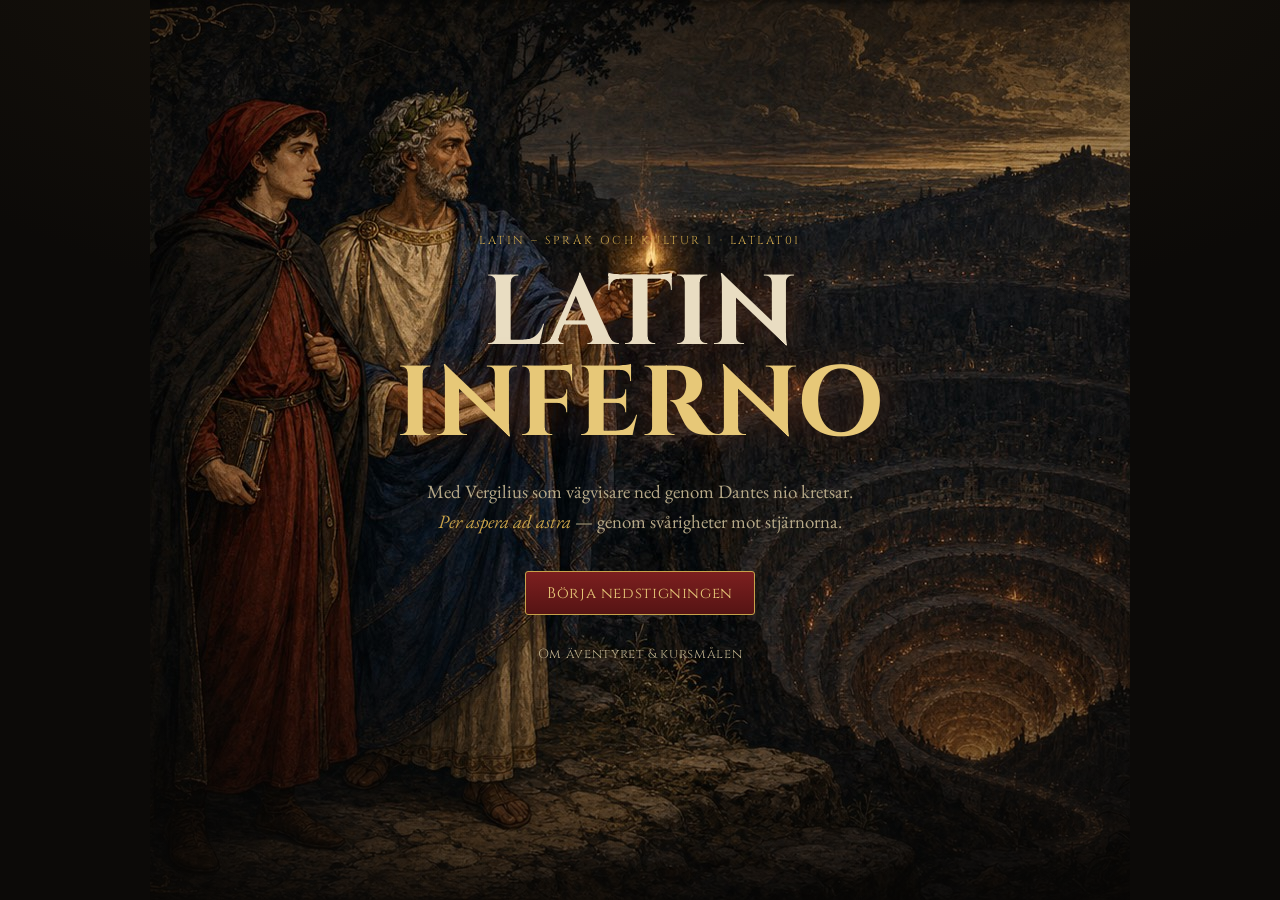
<file: index.html>
<!DOCTYPE html>
<html lang="sv">
<head>
<meta charset="utf-8">
<meta name="viewport" content="width=device-width, initial-scale=1">
<title>Latin Inferno — en latinresa genom Dantes nio kretsar</title>
<link rel="icon" href="data:image/svg+xml,%3Csvg xmlns='http://www.w3.org/2000/svg' viewBox='0 0 32 32'%3E%3Crect width='32' height='32' fill='%230c0a08'/%3E%3Ctext x='16' y='23' font-size='20' text-anchor='middle' fill='%23c8a24a' font-family='Georgia,serif'%3E%E2%97%8A%3C/text%3E%3C/svg%3E">
<meta property="og:title" content="Latin Inferno">
<meta property="og:description" content="Lär dig latin med Vergilius som guide genom Dantes nio kretsar. För kursen Latin – språk och kultur 1.">
<meta name="theme-color" content="#0c0a08">
<meta name="description" content="Lär dig latin med Vergilius som guide genom Dantes Inferno. Ett interaktivt äventyr för kursen Latin – språk och kultur 1 (LATLAT01).">
<link rel="preconnect" href="https://fonts.googleapis.com">
<link rel="preconnect" href="https://fonts.gstatic.com" crossorigin>
<link href="https://fonts.googleapis.com/css2?family=Cinzel:wght@500;700&family=EB+Garamond:ital,wght@0,400;0,600;1,400&display=swap" rel="stylesheet">
<link rel="stylesheet" href="styles.css?v=6">
</head>
<body>

<div id="app">

  <!-- TITELSKÄRM -->
  <section id="screen-title" class="screen active">
    <div class="title-hero" id="title-hero">
      <div class="title-inner">
        <p class="overline">Latin – språk och kultur 1 · LATLAT01</p>
        <h1>LATIN<span>INFERNO</span></h1>
        <p class="tagline">Med Vergilius som vägvisare ned genom Dantes nio kretsar.<br>
           <em>Per aspera ad astra</em> — genom svårigheter mot stjärnorna.</p>
        <div class="title-buttons">
          <button class="btn btn-primary" id="btn-start">Börja nedstigningen</button>
          <button class="btn" id="btn-continue" hidden>Fortsätt resan</button>
        </div>
        <button class="btn-link" id="btn-about">Om äventyret &amp; kursmålen</button>
      </div>
    </div>
  </section>

  <!-- KARTAN / NEDSTIGNINGEN -->
  <section id="screen-map" class="screen">
    <header class="bar">
      <button class="btn-link" id="btn-to-title">&larr; Titel</button>
      <h2 class="bar-title">Nedstigningen</h2>
      <button class="btn-link" id="btn-compass">Betygskompass</button>
    </header>
    <a class="ludus-banner" href="ludus/index.html">
      <span class="lb-icon">&#9876;</span>
      <span class="lb-text"><b>Saxa Cadentia</b> — träningsläge<small>Drilla varje krets former i ett Boulder-Dash-äventyr. Tid &amp; antal drag räknas.</small></span>
      <span class="lb-go">&rarr;</span>
    </a>
    <ol id="map-list" class="map-list"></ol>
  </section>

  <!-- KRETS / STAGE -->
  <section id="screen-stage" class="screen">
    <header class="bar">
      <button class="btn-link" id="btn-to-map">&larr; Nedstigningen</button>
      <h2 class="bar-title" id="stage-bar-title"></h2>
      <span class="bar-spacer"></span>
    </header>
    <div id="stage-body"></div>
  </section>

  <!-- BETYGSKOMPASS (overlay) -->
  <div id="compass-overlay" class="overlay" hidden>
    <div class="overlay-card">
      <button class="overlay-close" id="compass-close">&times;</button>
      <h3>Betygskompass</h3>
      <p class="muted">Hur dina svar speglar Skolverkets kunskapskrav för LATLAT01. Stjärnmärkta nivåer (E&rarr;C&rarr;A) bygger på varandra: <em>översiktligt</em> &rarr; <em>utförligt</em> &rarr; <em>nyanserat</em>.</p>
      <div id="compass-body"></div>
    </div>
  </div>

  <!-- FINAL-FILMSEKVENS (cutscene) -->
  <div id="cutscene" hidden>
    <div id="cutscene-stage"><img id="cutscene-frame" alt=""></div>
    <div id="cutscene-cap">
      <div class="cs-la" id="cs-la"></div>
      <div class="cs-sv" id="cs-sv"></div>
      <div class="cs-ref" id="cs-ref"></div>
    </div>
    <button id="cutscene-skip" class="btn-link">Hoppa över &rsaquo;</button>
  </div>

  <!-- OM (overlay) -->
  <div id="about-overlay" class="overlay" hidden>
    <div class="overlay-card">
      <button class="overlay-close" id="about-close">&times;</button>
      <h3>Om äventyret</h3>
      <div class="about-text">
        <p>Du spelar Dante — landsförvisad och vilse i den mörka skogen — när skalden <strong>Vergilius</strong>, han som skrev <em>Aeneiden</em> på latin, stiger fram och leder dig ned genom helvetets nio kretsar och upp igen till stjärnorna. Vergilius lär dig latin medan ni går: latinet är bokstavligen guidens eget språk.</p>
        <p>Varje krets är en nivå som tränar verkligt kursinnehåll i <strong>Latin – språk och kultur 1</strong>: uttal, formlära (deklinationer, konjugationer, kasus), enkel meningsbyggnad, basordförråd som lever vidare i svenska och engelska, latinets historia, samt romersk historia och kultur. Varje uppgift är märkt <strong>E</strong>, <strong>C</strong> eller <strong>A</strong> efter betygskriterierna.</p>
        <p class="note-accuracy"><strong>Om äktheten:</strong> Dantes <em>Inferno</em> är skrivet på italienska och används här som berättelsens ram. Allt <strong>latin</strong> är äkta: riktiga, hänvisade rader ur Vergilius diktning (främst <em>Aeneiden</em>) och andra antika författare, samt autentiska sentenser. Inget latin är påhittat.</p>
      </div>
    </div>
  </div>

</div>

<script src="js/data.js?v=6"></script>
<script src="js/engine.js?v=6"></script>
</body>
</html>
</file>
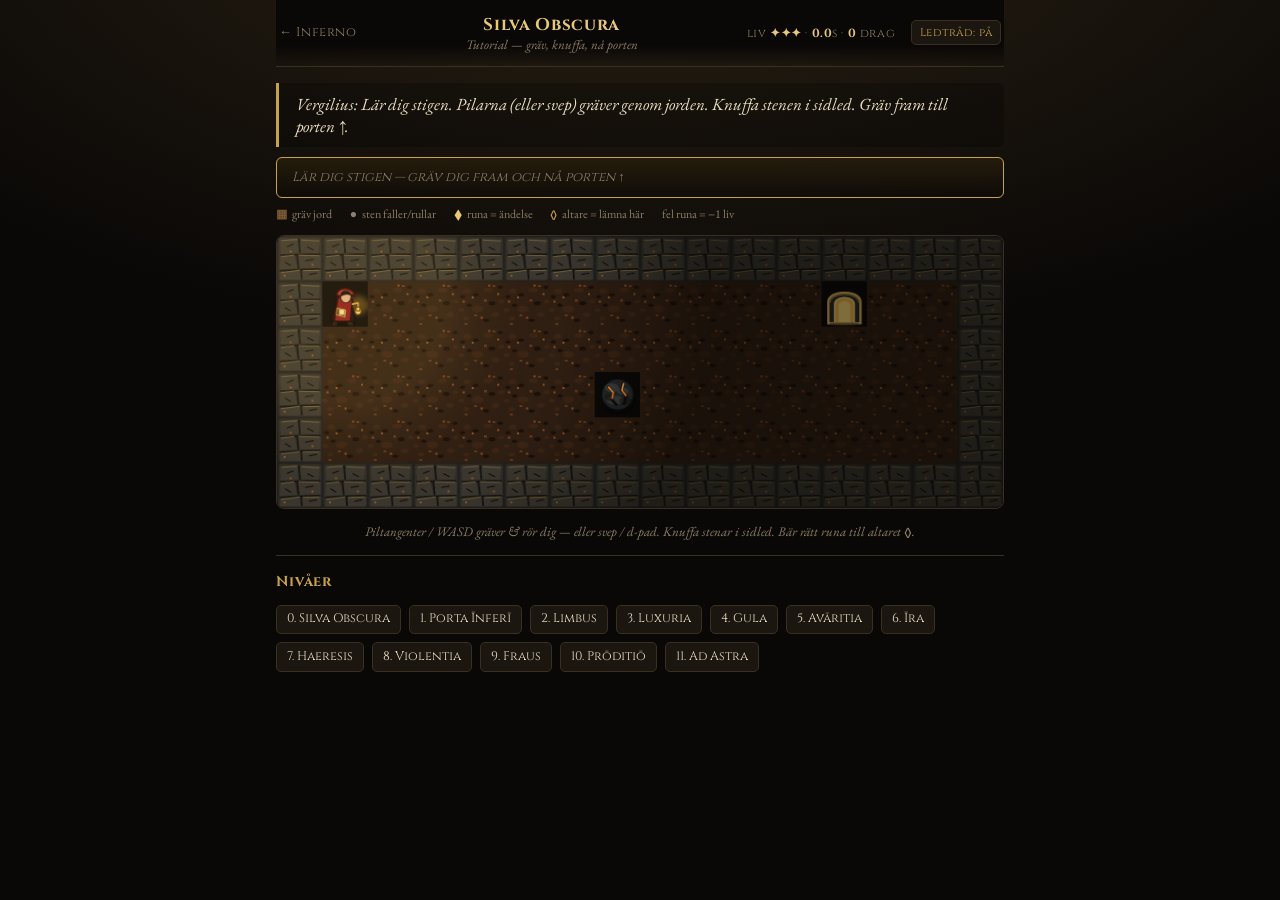
<file: ludus/index.html>
<!DOCTYPE html>
<html lang="sv">
<head>
<meta charset="utf-8">
<meta name="viewport" content="width=device-width, initial-scale=1, maximum-scale=1, user-scalable=no">
<title>Saxa Cadentia — Latin Inferno (träningsläge)</title>
<link href="https://fonts.googleapis.com/css2?family=Cinzel:wght@500;700&family=EB+Garamond:ital@0;1&display=swap" rel="stylesheet">
<link rel="stylesheet" href="ludus.css?v=35">
</head>
<body>
<div id="ludus-wrap">
  <header id="ludus-bar">
    <a class="back" href="../index.html">&larr; Inferno</a>
    <div class="titles"><div id="ludus-title">Saxa Cadentia</div><div id="ludus-sub"></div></div>
    <div id="ludus-meter" title="Liv · tid · antal drag — kortare tid &amp; färre drag = bättre poäng">liv <b id="ludus-hearts">✦✦✦</b> · <b id="ludus-time">0.0</b>s · <b id="ludus-moves">0</b> drag<b id="ludus-streak" hidden>0</b></div>
    <button id="hint-toggle" title="Hovra över en runa — rätt runa pulserar">Ledtråd: på</button>
  </header>

  <p id="ludus-intro" class="intro"></p>
  <div id="ludus-task" class="task"></div>
  <div id="ludus-legend" class="legend"></div>

  <div id="ludus-stage">
    <img id="boss-img" alt="" hidden>
    <canvas id="ludus-canvas"></canvas>
    <div id="ludus-flash" class="flash"></div>
  </div>

  <div id="dpad" aria-hidden="true">
    <button id="dpad-up">▲</button>
    <div class="dpad-mid"><button id="dpad-left">◀</button><button id="dpad-right">▶</button></div>
    <button id="dpad-down">▼</button>
  </div>

  <div class="hint">Piltangenter / WASD gräver &amp; rör dig — eller svep / d-pad. Knuffa stenar i sidled. Bär rätt runa till altaret ◊.</div>

  <h3 class="sel-h">Nivåer</h3>
  <div id="ludus-select"></div>
</div>

<script src="levels.js?v=35"></script>
<script src="engine.js?v=35"></script>
</body>
</html>
</file>
<file: styles.css>
/* ============================================================
   LATIN INFERNO — stil. Mörk illuminerad handskrift / Doré.
   ============================================================ */
:root{
  --bg:#0c0a08; --bg2:#141009; --panel:#1b1610; --panel2:#241d14;
  --ink:#e9ddc2; --ink-dim:#b6a988; --muted:#8a7c63;
  --gold:#c8a24a; --gold-bright:#e7c878; --ember:#c8551f; --blood:#7c1f1f;
  --line:#3a2f20; --ok:#5e8a4a; --bad:#9d3b2f;
  --serif:"EB Garamond",Georgia,serif; --display:"Cinzel",Georgia,serif;
}
*{box-sizing:border-box}
html,body{margin:0;padding:0}
body{
  background:radial-gradient(120% 80% at 50% -10%,#1c160d 0%,var(--bg) 60%) fixed;
  color:var(--ink); font-family:var(--serif); font-size:18px; line-height:1.55;
  -webkit-font-smoothing:antialiased;
}
#app{max-width:980px;margin:0 auto;min-height:100vh}

/* skärmar */
.screen{display:none;animation:fade .4s ease}
.screen.active{display:block}
@keyframes fade{from{opacity:0;transform:translateY(8px)}to{opacity:1;transform:none}}

/* knappar */
.btn{font-family:var(--display);font-size:.95rem;letter-spacing:.04em;
  background:var(--panel2);color:var(--ink);border:1px solid var(--line);
  padding:.7em 1.4em;border-radius:3px;cursor:pointer;transition:.18s}
.btn:hover{border-color:var(--gold);color:var(--gold-bright)}
.btn-primary{background:linear-gradient(180deg,var(--blood),#561414);
  border-color:var(--gold);color:var(--gold-bright)}
.btn-primary:hover{filter:brightness(1.15)}
.btn-link{background:none;border:none;color:var(--ink-dim);font-family:var(--display);
  font-size:.82rem;letter-spacing:.05em;cursor:pointer;padding:.4em}
.btn-link:hover{color:var(--gold-bright)}
.btn[disabled]{opacity:.4;cursor:not-allowed}

/* topp-bar */
.bar{display:flex;align-items:center;justify-content:space-between;gap:1em;
  padding:.8em 1.2em;border-bottom:1px solid var(--line);position:sticky;top:0;
  background:linear-gradient(180deg,var(--bg) 70%,transparent);z-index:5;backdrop-filter:blur(3px)}
.bar-title{font-family:var(--display);font-size:1rem;letter-spacing:.06em;margin:0;
  color:var(--gold);text-align:center;flex:1}
.bar-spacer{width:60px}

/* ---------- arkad-banner (entré till Saxa Cadentia) ---------- */
.ludus-banner{display:flex;align-items:center;gap:.9em;margin:1rem 1.2rem 0;padding:.8em 1em;
  text-decoration:none;color:var(--ink);border:1px solid var(--gold);border-radius:10px;
  background:linear-gradient(180deg,rgba(120,30,20,.22),rgba(10,8,7,.4))}
.ludus-banner:hover{filter:brightness(1.15);border-color:var(--gold-bright)}
.ludus-banner .lb-icon{font-size:1.5rem;color:var(--gold-bright);flex:none}
.ludus-banner .lb-text{display:flex;flex-direction:column;line-height:1.25;flex:1}
.ludus-banner .lb-text b{font-family:var(--display);color:var(--gold-bright);letter-spacing:.03em}
.ludus-banner .lb-text small{color:var(--ink-dim,#b6a988);font-size:.78rem}
.ludus-banner .lb-go{font-size:1.3rem;color:var(--gold);flex:none}
.node-train{display:inline-block;margin:.2em .25em 0 0;font-size:.7rem;color:var(--gold)}
.ludus-trained{color:#7bbf6a !important}

/* ---------- final-filmsekvens (cutscene) ---------- */
#cutscene{position:fixed;inset:0;z-index:50;background:#05060a;overflow:hidden}
#cutscene-stage{position:absolute;inset:0;transition:opacity 1s ease;opacity:1;background:#05060a}
#cutscene-stage.fading{opacity:0}
#cutscene-frame{width:100%;height:100%;object-fit:cover;display:block}
#cutscene-cap{position:absolute;left:0;right:0;bottom:0;padding:3rem 1.5rem 2.4rem;
  background:linear-gradient(0deg,rgba(0,0,0,.88),rgba(0,0,0,.4) 60%,transparent);
  text-align:center;transition:opacity .8s ease}
#cutscene-cap.cap-hidden{opacity:0}
.cs-la{font-family:var(--display);font-size:clamp(1.2rem,3.6vw,1.7rem);color:var(--gold-bright);
  font-style:italic;letter-spacing:.02em;text-shadow:0 2px 10px #000;line-height:1.3}
.cs-sv{font-family:var(--serif);font-size:clamp(.95rem,2.4vw,1.15rem);color:var(--ink);
  margin-top:.5em;text-shadow:0 1px 6px #000}
.cs-ref{font-size:.8rem;color:var(--muted);margin-top:.6em;font-style:italic}
#cutscene-skip{position:absolute;top:1rem;right:1.2rem;z-index:2;color:#cabfa8;
  font-size:.85rem;background:rgba(0,0,0,.35);padding:.3em .7em;border-radius:6px}
#cutscene-skip:hover{color:var(--gold-bright)}
#cutscene.cs-end #cutscene-stage{opacity:0}

/* ---------- titel ---------- */
.title-hero{min-height:100vh;display:flex;align-items:center;justify-content:center;
  text-align:center;padding:2rem 1.2rem;position:relative;
  background-size:cover;background-position:center;}
.title-hero::before{content:"";position:absolute;inset:0;
  background:radial-gradient(120% 90% at 50% 40%,transparent 30%,rgba(8,6,4,.86) 78%,#070504 100%)}
.title-inner{position:relative;max-width:640px}
.overline{font-family:var(--display);letter-spacing:.22em;font-size:.72rem;
  color:var(--gold);text-transform:uppercase;margin:0 0 1.2rem}
h1{font-family:var(--display);font-weight:700;margin:0;line-height:.92;
  font-size:clamp(3rem,11vw,6.2rem);color:var(--ink);
  text-shadow:0 2px 30px rgba(200,85,31,.35)}
h1 span{display:block;color:var(--gold-bright)}
.tagline{font-size:1.18rem;color:var(--ink-dim);margin:1.6rem auto 2.2rem;max-width:30em}
.tagline em{color:var(--gold);font-style:italic}
.title-buttons{display:flex;gap:1rem;justify-content:center;flex-wrap:wrap;margin-bottom:1.4rem}

/* ---------- kartan ---------- */
.map-list{list-style:none;margin:0;padding:1.2rem 1.2rem 4rem;counter-reset:c}
.map-node{display:flex;gap:1.1rem;align-items:stretch;margin:0 0 .6rem;
  border:1px solid var(--line);border-radius:6px;overflow:hidden;background:var(--panel);
  cursor:pointer;transition:.18s;position:relative}
.map-node:hover{border-color:var(--gold);transform:translateX(4px)}
.map-node.locked{opacity:.5;cursor:not-allowed;filter:grayscale(.5)}
.map-node.locked:hover{transform:none;border-color:var(--line)}
.map-node.done{border-color:#4a5e3a}
.node-art{width:130px;flex:0 0 130px;background-size:cover;background-position:center;
  position:relative}
.node-art::after{content:"";position:absolute;inset:0;
  background:linear-gradient(90deg,transparent 40%,var(--panel))}
.node-body{padding:.85rem 1rem;flex:1}
.node-roman{font-family:var(--display);font-size:.74rem;letter-spacing:.1em;color:var(--gold);text-transform:uppercase}
.node-title{font-size:1.22rem;margin:.1rem 0 .15rem;color:var(--ink)}
.node-focus{font-size:.92rem;color:var(--muted);font-style:italic}
.node-status{position:absolute;top:.7rem;right:.9rem;font-family:var(--display);font-size:.7rem;
  letter-spacing:.08em;color:var(--ink-dim)}
.node-status.cleared{color:var(--gold-bright)}
.node-lock{position:absolute;top:.7rem;right:.9rem;font-size:.9rem;color:var(--muted)}

/* ---------- krets / stage ---------- */
.stage-hero{height:min(42vh,340px);background-size:cover;background-position:center;
  position:relative;display:flex;align-items:flex-end}
.stage-hero::after{content:"";position:absolute;inset:0;
  background:linear-gradient(180deg,transparent 30%,rgba(10,8,5,.95))}
.stage-hero-cap{position:relative;padding:1.4rem;z-index:1}
.stage-roman{font-family:var(--display);letter-spacing:.12em;color:var(--gold);font-size:.82rem;text-transform:uppercase}
.stage-h{font-family:var(--display);font-size:clamp(1.6rem,5vw,2.4rem);margin:.15rem 0 .1rem;color:var(--ink)}
.stage-sub{color:var(--ink-dim);font-style:italic}
.stage-focus{margin-top:.5rem;display:inline-block;font-size:.82rem;font-family:var(--display);
  letter-spacing:.04em;color:var(--gold);border:1px solid var(--line);padding:.3em .8em;border-radius:20px}
.stage-wrap{padding:1.4rem 1.2rem 5rem;max-width:760px;margin:0 auto}

/* dialog (Vergilius/Dante) */
.dialog{display:flex;gap:1rem;background:var(--panel);border:1px solid var(--line);
  border-left:3px solid var(--gold);border-radius:6px;padding:1.1rem 1.2rem;margin:0 0 1rem}
.dialog .avatar{width:60px;height:60px;flex:0 0 60px;border-radius:50%;background-size:cover;
  background-position:center;border:2px solid var(--gold);background-color:var(--panel2)}
.dialog .who{font-family:var(--display);font-size:.78rem;letter-spacing:.08em;color:var(--gold);text-transform:uppercase;margin-bottom:.25rem}
.dialog.dante{border-left-color:var(--blood)}
.dialog.dante .avatar{border-color:var(--blood)}
.dialog.dante .who{color:#c98a8a}
.dialog p{margin:.2rem 0}

/* Aeneid-citat */
.versus{margin:1rem 0 1.6rem;padding:1rem 1.2rem;background:linear-gradient(180deg,var(--panel2),var(--panel));
  border:1px solid var(--line);border-radius:6px;text-align:center}
.versus .la{font-size:1.4rem;color:var(--gold-bright);font-style:italic;font-family:var(--serif)}
.versus .sv{color:var(--ink-dim);margin:.3rem 0 .2rem}
.versus .ref{font-family:var(--display);font-size:.7rem;letter-spacing:.1em;color:var(--muted);text-transform:uppercase}

/* uppgiftskort */
.card{background:var(--panel);border:1px solid var(--line);border-radius:8px;
  padding:1.2rem 1.3rem;margin:0 0 1rem}
.card-head{display:flex;align-items:center;gap:.7rem;margin-bottom:.6rem}
.tag{font-family:var(--display);font-size:.68rem;font-weight:700;letter-spacing:.06em;
  padding:.22em .6em;border-radius:3px;border:1px solid}
.tag-type{color:var(--gold);border-color:var(--line);background:var(--panel2);font-style:normal}
.tag-E{color:#bcd6a8;border-color:#4a5e3a;background:#1d2616}
.tag-C{color:#e7c878;border-color:#6a5320;background:#241c0c}
.tag-A{color:#e3a07a;border-color:#7c3a22;background:#2a160d}
.card-title{font-family:var(--display);font-size:1.05rem;color:var(--ink);margin:0}
.card-body{color:var(--ink-dim);margin:.2rem 0 .8rem}
.card-body b{color:var(--ink)}
.latin-chip{display:inline-block;font-style:italic;color:var(--gold-bright);
  background:var(--panel2);border:1px solid var(--line);border-radius:4px;padding:.15em .6em;margin:.2em 0}
.q{font-size:1.12rem;color:var(--ink);margin:.4rem 0 .8rem}
.q b,.q i{color:var(--gold-bright)}
.hint{font-size:.9rem;color:var(--muted);font-style:italic;margin:.2rem 0 .8rem}

/* alternativ */
.opts{display:flex;flex-direction:column;gap:.55rem}
.opt{text-align:left;font-family:var(--serif);font-size:1rem;color:var(--ink);
  background:var(--panel2);border:1px solid var(--line);border-radius:5px;
  padding:.7em 1em;cursor:pointer;transition:.14s}
.opt:hover{border-color:var(--gold);background:#2c2316}
.opt b,.opt i{color:var(--gold-bright)}
.opt.correct{border-color:var(--ok);background:#1e2a16;color:#d6e6c4}
.opt.wrong{border-color:var(--bad);background:#2a1512;color:#e6c4bd}
.opt[disabled]{cursor:default}

/* feedback / reveal */
.feedback{margin-top:.9rem;padding:.8em 1em;border-radius:5px;font-size:.98rem;display:none}
.feedback.show{display:block}
.feedback.good{background:#1c2714;border:1px solid #4a5e3a;color:#cfe3bb}
.feedback.bad{background:#271513;border:1px solid #7c3a22;color:#e6c4bd}
.feedback b,.feedback i{color:var(--gold-bright)}
.reveal-box{margin-top:.9rem;padding:.9em 1.1em;background:var(--panel2);border:1px dashed var(--gold);
  border-radius:6px;color:var(--ink);display:none}
.reveal-box.show{display:block}
.selfgrade{display:flex;gap:.5rem;margin-top:.8rem;flex-wrap:wrap}
.selfgrade .btn{font-size:.8rem;padding:.5em 1em}

/* sententia */
.sententia{text-align:center;padding:.6rem 0 1rem}
.sententia .la{font-size:1.5rem;font-style:italic;color:var(--gold-bright)}
.sententia .sv{color:var(--ink-dim)}
.sententia .ref{font-family:var(--display);font-size:.68rem;letter-spacing:.1em;color:var(--muted);text-transform:uppercase;margin-top:.2rem}
.sententia .note{font-size:.92rem;color:var(--ink-dim);margin-top:.7rem;font-style:italic}

/* stage-fot */
.stage-foot{margin-top:1.4rem;text-align:center}
.cleared-banner{font-family:var(--display);color:var(--gold-bright);letter-spacing:.06em;
  border:1px solid var(--gold);border-radius:6px;padding:1rem;margin-bottom:1rem;
  background:linear-gradient(180deg,#241c0c,var(--panel))}

/* overlay */
.overlay{position:fixed;inset:0;background:rgba(6,4,3,.8);display:flex;align-items:center;
  justify-content:center;padding:1.2rem;z-index:20;backdrop-filter:blur(4px)}
.overlay[hidden]{display:none}
.screen{display:none}
.overlay-card{background:var(--bg2);border:1px solid var(--gold);border-radius:10px;
  max-width:560px;width:100%;max-height:86vh;overflow:auto;padding:1.6rem;position:relative}
.overlay-card h3{font-family:var(--display);color:var(--gold);margin:.2rem 0 1rem}
.overlay-close{position:absolute;top:.6rem;right:.9rem;background:none;border:none;
  color:var(--ink-dim);font-size:1.6rem;cursor:pointer;line-height:1}
.about-text p{color:var(--ink-dim)}
.note-accuracy{border-top:1px solid var(--line);padding-top:.9rem;font-size:.94rem}

/* kompass */
.cbar{margin:0 0 1.1rem}
.cbar-head{display:flex;justify-content:space-between;align-items:baseline;font-family:var(--display);
  font-size:.84rem;letter-spacing:.05em}
.cbar-head .lv{color:var(--gold)}
.cbar-track{height:12px;background:var(--panel2);border:1px solid var(--line);border-radius:6px;overflow:hidden;margin-top:.3rem}
.cbar-fill{height:100%;background:linear-gradient(90deg,var(--ember),var(--gold-bright));width:0;transition:width .5s}
.cbar-desc{font-size:.84rem;color:var(--muted);margin-top:.25rem;font-style:italic}
.cbadge{color:var(--gold-bright)}

.muted{color:var(--muted)}
footer.colophon{text-align:center;color:var(--muted);font-size:.8rem;padding:2rem 1rem;border-top:1px solid var(--line)}

/* ---------- v2: drop-cap, uttal, act, cloze, assemble, kartdjup ---------- */
.dropcap::first-letter{font-family:var(--display);font-weight:700;color:var(--gold-bright);
  font-size:3.1em;line-height:.8;float:left;margin:.04em .12em -.06em 0}

.pron{display:flex;align-items:center;gap:.7rem;justify-content:center;flex-wrap:wrap;margin-top:.55rem}
.pron-key{font-family:var(--display);font-size:.72rem;letter-spacing:.06em;color:var(--muted)}
.pron-btn{background:var(--panel2);border:1px solid var(--line);color:var(--gold);
  font-family:var(--display);font-size:.7rem;letter-spacing:.05em;padding:.3em .8em;border-radius:20px;cursor:pointer}
.pron-btn:hover{border-color:var(--gold);color:var(--gold-bright)}

.act{font-family:var(--display);font-size:.82rem;letter-spacing:.02em;color:var(--ember);
  background:linear-gradient(90deg,rgba(200,85,31,.12),transparent);
  border-left:2px solid var(--ember);padding:.5em .8em;margin:0 0 .8rem;border-radius:0 4px 4px 0}

.cloze{display:flex;gap:.6rem;flex-wrap:wrap;align-items:center}
.cloze-input{font-family:var(--serif);font-size:1.15rem;font-style:italic;color:var(--gold-bright);
  background:var(--panel2);border:1px solid var(--line);border-radius:5px;padding:.55em .9em;min-width:200px;flex:1}
.cloze-input:focus{outline:none;border-color:var(--gold)}
.cloze-input.ok{border-color:var(--ok);color:#d6e6c4}
.cloze-input.bad{border-color:var(--bad)}
.feedback .ans{font-style:italic;color:var(--gold-bright);font-weight:600}

.assemble-prompt{color:var(--ink-dim);margin:.2rem 0 .6rem}
.assemble-answer{min-height:2.6em;display:flex;flex-wrap:wrap;gap:.45rem;padding:.6em;
  background:rgba(10,8,5,.5);border:1px dashed var(--line);border-radius:6px;margin-bottom:.7rem}
.assemble-bank{display:flex;flex-wrap:wrap;gap:.45rem;margin-bottom:.8rem}
.tile{font-family:var(--serif);font-size:1.02rem;color:var(--ink);background:var(--panel2);
  border:1px solid var(--line);border-radius:5px;padding:.45em .9em;cursor:pointer;transition:.12s}
.tile:hover{border-color:var(--gold);color:var(--gold-bright)}
.tile.placed{background:#2c2316;border-color:var(--gold)}
.tile[disabled]{cursor:default;opacity:.85}
.assemble-ctl{display:flex;gap:1rem;align-items:center}

.small{font-size:.86rem}
.perfect{color:var(--gold-bright);font-size:.8em}

/* kartan som nedstigning: djupare kretsar kallnar/mörknar */
.map-node{transition:.18s, margin .3s}
.map-node::after{content:"";position:absolute;inset:0;pointer-events:none;border-radius:6px;
  background:linear-gradient(180deg,rgba(14,18,30,0),rgba(10,14,26,calc(var(--d,0)*.5)))}
.map-node .node-art::after{z-index:1}

@media(max-width:560px){
  body{font-size:17px}
  .node-art{width:92px;flex-basis:92px}
  .dialog{flex-direction:column}
  .dialog .avatar{width:48px;height:48px;flex-basis:48px}
  .map-node{margin-left:0 !important;margin-right:0 !important}
}
</file>
<file: ludus/ludus.css>
:root{ --tint:#241d14; --gold:#c8a24a; --gold-br:#e7c878; --ink:#e9ddc2; --ink-dim:#b6a988; --muted:#8a7c63; --line:#3a2f20;
  --serif:"EB Garamond",Georgia,serif; --display:"Cinzel",Georgia,serif; }
*{box-sizing:border-box}
/* hindra dubbeltryck-zoom på knappar/spelyta (mobil) */
button,#ludus-canvas,#dpad,#ludus-stage{touch-action:manipulation;-webkit-user-select:none;user-select:none;-webkit-tap-highlight-color:transparent}
body{margin:0;background:radial-gradient(120% 80% at 50% -10%,var(--tint),#0a0807 60%) fixed;
  color:var(--ink);font-family:var(--serif);font-size:17px;-webkit-font-smoothing:antialiased}
#ludus-wrap{max-width:760px;margin:0 auto;padding:0 1rem 4rem}

#ludus-bar{display:flex;align-items:center;justify-content:space-between;gap:1rem;
  padding:.8rem .2rem;border-bottom:1px solid var(--line);position:sticky;top:0;
  background:linear-gradient(180deg,#0a0807 70%,transparent);z-index:5}
.back{color:var(--muted);text-decoration:none;font-family:var(--display);font-size:.8rem;letter-spacing:.05em}
.back:hover{color:var(--gold-br)}
.titles{text-align:center;flex:1}
#ludus-title{font-family:var(--display);font-weight:700;color:var(--gold-br);letter-spacing:.04em}
#ludus-sub{font-size:.82rem;color:var(--muted);font-style:italic}
#ludus-meter{font-family:var(--display);font-size:.74rem;letter-spacing:.05em;color:var(--muted)}
#ludus-meter b{color:var(--gold-br)}
#hint-toggle{font-family:var(--display);font-size:.7rem;letter-spacing:.04em;background:#1b1610;
  color:var(--gold);border:1px solid var(--line);border-radius:5px;padding:.35em .7em;cursor:pointer;white-space:nowrap}
#hint-toggle:hover{border-color:var(--gold);color:var(--gold-br)}
#hint-toggle.off{color:var(--muted)}

.intro{color:var(--ink);font-style:italic;border-left:3px solid var(--gold);padding:.6em 1em;
  background:rgba(0,0,0,.25);border-radius:0 6px 6px 0;margin:1rem 0 .6rem}
.task{font-family:var(--display);font-size:.95rem;color:var(--gold-br);margin:0 0 .5rem;
  border:1px solid var(--gold);border-radius:6px;padding:.7em 1em;
  background:linear-gradient(180deg,#241c0c,rgba(0,0,0,.25));display:flex;flex-wrap:wrap;align-items:center;gap:.5em}
.task-ph,.obj-ph{color:var(--muted);font-size:.82rem;font-style:italic}
.obj-lead{color:var(--ink-dim);font-size:.82rem;letter-spacing:.02em}
.obj-end{font-family:var(--serif);font-style:italic;font-weight:700;font-size:1.5rem;color:var(--gold-br);
  background:#0a0907;border:1px solid var(--gold);border-radius:5px;padding:.02em .4em}
.obj-word{color:var(--ink);font-style:italic}
.obj-prog{margin-left:auto;color:var(--gold-br)}
.syncr{color:var(--muted);font-size:.72rem;font-style:italic}
.legend{display:flex;flex-wrap:wrap;gap:.5rem 1.1rem;margin:0 0 .8rem;font-size:.76rem;color:var(--muted)}
.legend b{font-style:normal;margin-right:.25em}
.lg-dirt{color:#7a5a32}.lg-stone{color:#8a8078}.lg-rune{color:var(--gold-br)}.lg-altar{color:var(--gold)}.lg-water{color:#5b8aa2}
.built{color:var(--gold-br);font-style:italic}.unbuilt{color:var(--muted);font-style:italic}

#ludus-stage{position:relative;display:flex;justify-content:center;
  border:1px solid var(--line);border-radius:8px;overflow:hidden;background:#0a0907}
#ludus-stage.boss-stage{overflow:visible;margin-top:46px}   /* plats för Lucifers huvud/vingar ovanför fältet */
#boss-img{position:absolute;left:50%;transform:translateX(-50%);top:-42px;width:32%;max-width:220px;
  height:auto;pointer-events:none;z-index:4;filter:drop-shadow(0 6px 16px rgba(0,0,0,.7))}
/* bossens fall: Lucifer snurrar nedåt och störtar när versen är klar */
@keyframes lucifer-crash{
  0%{ transform:translateX(-50%) translateY(0) rotate(0deg) scale(1); opacity:1; }
  12%{ transform:translateX(-50%) translateY(-26px) rotate(-16deg) scale(1.06); opacity:1; }
  100%{ transform:translateX(-50%) translateY(560px) rotate(936deg) scale(.18); opacity:0; }
}
#boss-img.crash{ animation:lucifer-crash 1.7s cubic-bezier(.45,.05,.9,.95) forwards; z-index:6; }
/* Cerberus mättad: lugnar sig och sjunker undan */
@keyframes boss-tame{ 0%{ transform:translateX(-50%) translateY(0) scale(1); opacity:1; filter:none; }
  100%{ transform:translateX(-50%) translateY(46px) scale(.82); opacity:0; filter:grayscale(.6); } }
#boss-img.tamed{ animation:boss-tame 1.5s ease-in forwards; }
@keyframes stage-shake{ 0%,100%{transform:translate(0,0)} 20%{transform:translate(-5px,3px)} 40%{transform:translate(5px,-2px)} 60%{transform:translate(-4px,2px)} 80%{transform:translate(3px,-3px)} }
#ludus-stage.shake{ animation:stage-shake .5s ease-in-out 2; }
#ludus-canvas{display:block;max-width:100%;height:auto;image-rendering:auto}
.flash{position:absolute;left:50%;top:14px;transform:translateX(-50%);
  background:rgba(20,16,10,.92);border:1px solid var(--gold);color:var(--gold-br);
  font-family:var(--display);font-size:.82rem;padding:.5em 1em;border-radius:20px;
  opacity:0;transition:.25s;pointer-events:none;max-width:92%;text-align:center;line-height:1.35}
.flash.show{opacity:1}

#dpad{display:none;flex-direction:column;align-items:center;gap:.4rem;margin:1rem 0}
#dpad button{width:60px;height:46px;font-size:1.1rem;background:#1b1610;color:var(--gold);
  border:1px solid var(--line);border-radius:8px}
.dpad-mid{display:flex;gap:3.2rem}
@media(hover:none){ #dpad{display:flex} }

.hint{color:var(--muted);font-size:.82rem;margin:.9rem 0;text-align:center;font-style:italic}
.sel-h{font-family:var(--display);color:var(--gold);font-size:.9rem;letter-spacing:.06em;border-top:1px solid var(--line);padding-top:1rem}
#ludus-select{display:flex;flex-wrap:wrap;gap:.5rem}
.lv-btn{font-family:var(--display);font-size:.78rem;background:#1b1610;color:var(--ink);
  border:1px solid var(--line);border-radius:5px;padding:.5em .8em;cursor:pointer;
  display:flex;flex-direction:column;gap:.15em;text-align:left;line-height:1.2}
.lv-btn:hover{border-color:var(--gold);color:var(--gold-br)}
.lv-btn.done{border-color:#5a4a2a}
.lv-best{font-size:.66rem;color:var(--muted);letter-spacing:.02em}
.lv-btn.done .lv-name{color:var(--gold-br)}
</file>
